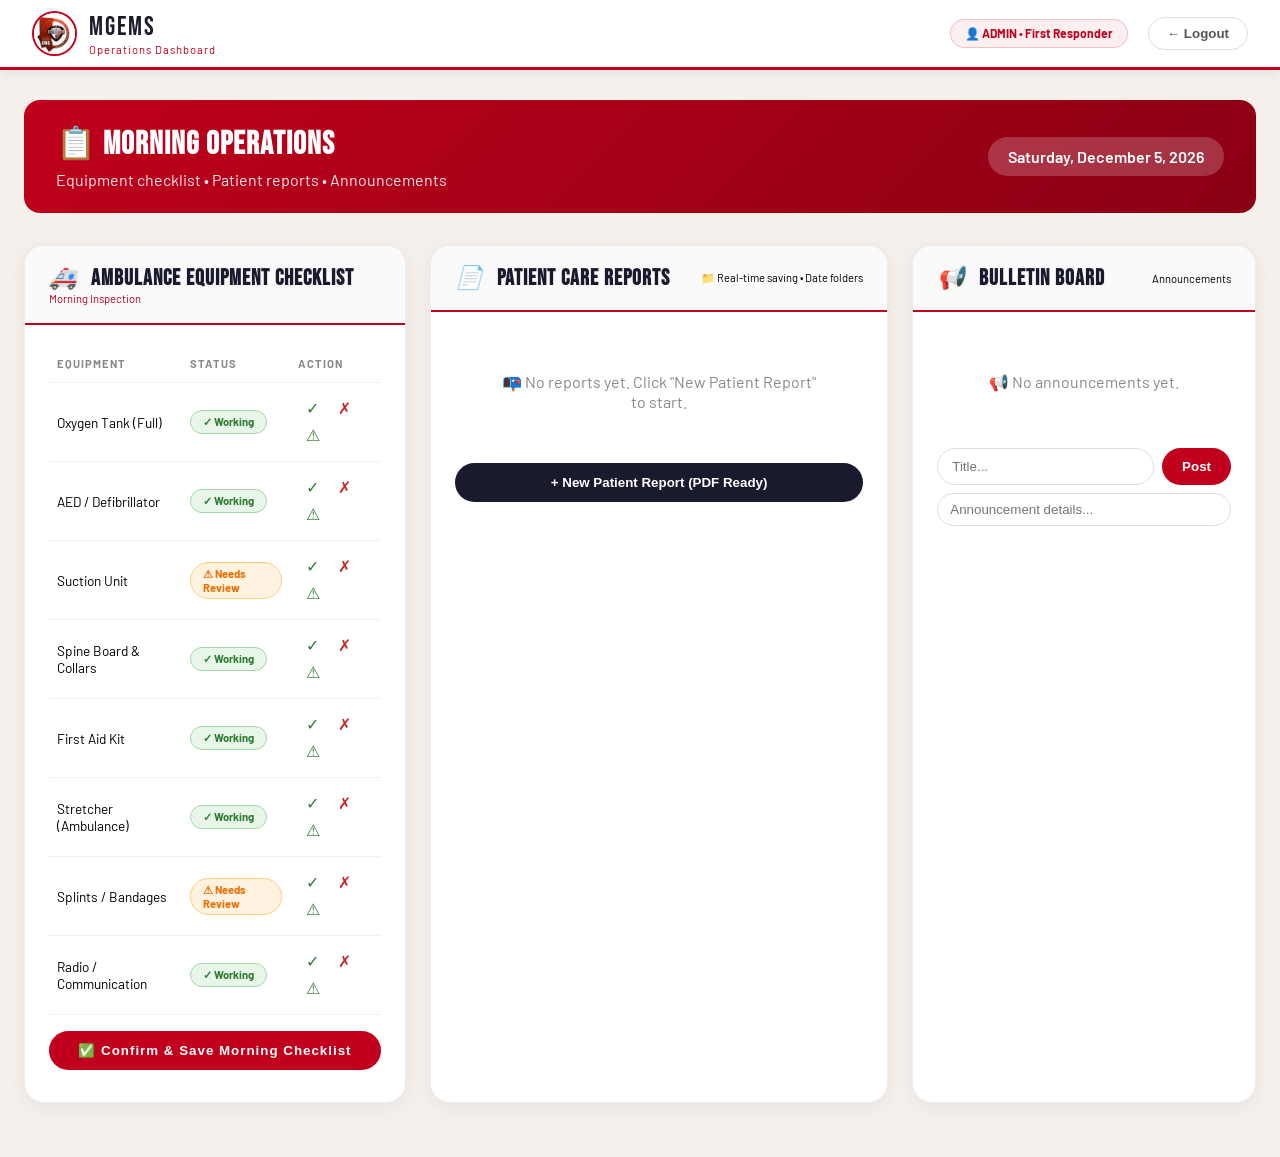
<file: dashboard.html>
<!DOCTYPE html>
<html lang="en">
<head>
  <meta charset="UTF-8" />
  <meta name="viewport" content="width=device-width, initial-scale=1.0"/>
  <title>MGEMS — Operations Dashboard</title>
  <link href="https://fonts.googleapis.com/css2?family=Bebas+Neue&family=Barlow:wght@300;400;500;600;700;800&display=swap" rel="stylesheet"/>
  <style>
    /* ═══════════════════════════════════════
       MGEMS DASHBOARD — White + Red Theme
    ═══════════════════════════════════════ */
    * {
      margin: 0;
      padding: 0;
      box-sizing: border-box;
    }

    body {
      font-family: 'Barlow', sans-serif;
      background: #f5f0eb;
      min-height: 100vh;
    }

    /* Top Navbar */
    .dashboard-nav {
      background: #ffffff;
      box-shadow: 0 2px 12px rgba(0,0,0,0.08);
      padding: 0 32px;
      height: 70px;
      display: flex;
      align-items: center;
      justify-content: space-between;
      position: sticky;
      top: 0;
      z-index: 100;
      border-bottom: 3px solid #c0001c;
    }

    .nav-logo {
      display: flex;
      align-items: center;
      gap: 12px;
    }

    .nav-logo img {
      width: 45px;
      height: 45px;
      border-radius: 50%;
      object-fit: cover;
      border: 2px solid #c0001c;
    }

    .nav-logo span {
      font-family: 'Bebas Neue', sans-serif;
      font-size: 1.6rem;
      letter-spacing: 2px;
      color: #1a1a2e;
    }

    .nav-logo small {
      font-size: 0.7rem;
      color: #c0001c;
      display: block;
      letter-spacing: 1px;
    }

    .nav-user {
      display: flex;
      align-items: center;
      gap: 20px;
    }

    .role-badge {
      background: #c0001c10;
      padding: 6px 14px;
      border-radius: 30px;
      font-size: 0.75rem;
      font-weight: 700;
      color: #c0001c;
      border: 1px solid #c0001c30;
    }

    .logout-btn {
      background: none;
      border: 1px solid #ddd;
      padding: 8px 18px;
      border-radius: 30px;
      cursor: pointer;
      font-weight: 600;
      transition: all 0.2s;
      color: #555;
    }

    .logout-btn:hover {
      background: #c0001c;
      border-color: #c0001c;
      color: white;
    }

    /* Main Container */
    .dashboard-container {
      max-width: 1400px;
      margin: 0 auto;
      padding: 30px 24px;
    }

    /* Welcome Banner */
    .welcome-banner {
      background: linear-gradient(135deg, #c0001c 0%, #8a0013 100%);
      border-radius: 16px;
      padding: 24px 32px;
      margin-bottom: 32px;
      color: white;
      display: flex;
      justify-content: space-between;
      align-items: center;
      flex-wrap: wrap;
    }

    .welcome-banner h1 {
      font-family: 'Bebas Neue', sans-serif;
      font-size: 2rem;
      letter-spacing: 1px;
    }

    .welcome-banner p {
      opacity: 0.9;
      margin-top: 6px;
    }

    .date-badge {
      background: rgba(255,255,255,0.2);
      padding: 10px 20px;
      border-radius: 40px;
      font-weight: 600;
    }

    /* 3 Column Grid Layout */
    .dashboard-grid {
      display: grid;
      grid-template-columns: 1fr 1.2fr 0.9fr;
      gap: 24px;
    }

    /* Card Styles */
    .card {
      background: white;
      border-radius: 20px;
      box-shadow: 0 4px 20px rgba(0,0,0,0.06);
      overflow: hidden;
      margin-bottom: 24px;
      border: 1px solid #eee;
    }

    .card-header {
      padding: 18px 24px;
      background: #fafafa;
      border-bottom: 2px solid #c0001c;
      display: flex;
      justify-content: space-between;
      align-items: center;
      flex-wrap: wrap;
    }

    .card-header h2 {
      font-family: 'Bebas Neue', sans-serif;
      font-size: 1.4rem;
      letter-spacing: 1px;
      color: #1a1a2e;
    }

    .card-header h2 i {
      color: #c0001c;
      margin-right: 8px;
    }

    .card-body {
      padding: 20px 24px;
    }

    /* Equipment Checklist Table */
    .equipment-table {
      width: 100%;
      border-collapse: collapse;
    }

    .equipment-table th,
    .equipment-table td {
      padding: 12px 8px;
      text-align: left;
      border-bottom: 1px solid #f0f0f0;
    }

    .equipment-table th {
      font-size: 0.7rem;
      text-transform: uppercase;
      letter-spacing: 1px;
      color: #888;
      font-weight: 700;
    }

    .equipment-table td {
      font-size: 0.85rem;
    }

    .status-badge {
      display: inline-flex;
      align-items: center;
      gap: 6px;
      padding: 4px 12px;
      border-radius: 20px;
      font-size: 0.7rem;
      font-weight: 700;
      cursor: pointer;
      transition: all 0.2s;
    }

    .status-good {
      background: #e8f5e9;
      color: #2e7d32;
      border: 1px solid #a5d6a7;
    }

    .status-bad {
      background: #ffebee;
      color: #c62828;
      border: 1px solid #ef9a9a;
    }

    .status-check {
      background: #fff3e0;
      color: #ef6c00;
      border: 1px solid #ffcc80;
    }

    .equipment-actions button {
      background: none;
      border: none;
      font-size: 1rem;
      cursor: pointer;
      padding: 4px 8px;
      border-radius: 8px;
      transition: all 0.2s;
    }

    .check-btn {
      color: #2e7d32;
    }
    .check-btn:hover {
      background: #e8f5e9;
    }
    .cross-btn {
      color: #c62828;
    }
    .cross-btn:hover {
      background: #ffebee;
    }

    .submit-checklist {
      width: 100%;
      margin-top: 16px;
      padding: 12px;
      background: #c0001c;
      color: white;
      border: none;
      border-radius: 40px;
      font-weight: 700;
      letter-spacing: 1px;
      cursor: pointer;
      transition: all 0.2s;
    }

    .submit-checklist:hover {
      background: #8a0013;
      transform: translateY(-1px);
    }

    /* Patient Care Report List */
    .report-list {
      max-height: 350px;
      overflow-y: auto;
    }

    .report-folder {
      background: #f8f9fa;
      border-radius: 12px;
      margin-bottom: 12px;
      padding: 12px 16px;
      cursor: pointer;
      transition: all 0.2s;
      border-left: 4px solid #c0001c;
      display: flex;
      justify-content: space-between;
      align-items: center;
    }

    .report-folder:hover {
      background: #fef5f2;
      transform: translateX(4px);
    }

    .report-folder .folder-name {
      font-weight: 700;
      color: #1a1a2e;
    }

    .report-folder .folder-date {
      font-size: 0.7rem;
      color: #c0001c;
    }

    .report-count {
      background: #c0001c10;
      padding: 2px 8px;
      border-radius: 20px;
      font-size: 0.7rem;
      font-weight: 700;
      color: #c0001c;
    }

    .new-report-btn {
      width: 100%;
      margin-top: 12px;
      padding: 12px;
      background: #1a1a2e;
      color: white;
      border: none;
      border-radius: 40px;
      font-weight: 700;
      cursor: pointer;
      transition: all 0.2s;
      display: flex;
      align-items: center;
      justify-content: center;
      gap: 8px;
    }

    .new-report-btn:hover {
      background: #2d2d44;
    }

    /* Bulletin Board */
    .bulletin-list {
      max-height: 400px;
      overflow-y: auto;
    }

    .bulletin-item {
      background: #fef5f2;
      border-radius: 12px;
      margin-bottom: 16px;
      padding: 16px;
      border-left: 3px solid #c0001c;
    }

    .bulletin-title {
      font-weight: 800;
      font-size: 0.95rem;
      color: #1a1a2e;
      margin-bottom: 6px;
    }

    .bulletin-meta {
      font-size: 0.65rem;
      color: #c0001c;
      margin-bottom: 8px;
      display: flex;
      gap: 12px;
    }

    .bulletin-content {
      font-size: 0.8rem;
      color: #555;
      line-height: 1.5;
    }

    .add-bulletin {
      margin-top: 16px;
      display: flex;
      gap: 8px;
    }

    .add-bulletin input {
      flex: 1;
      padding: 10px 14px;
      border: 1px solid #ddd;
      border-radius: 40px;
      outline: none;
    }
    .add-bulletin input:focus {
      border-color: #c0001c;
    }
    .add-bulletin button {
      background: #c0001c;
      border: none;
      padding: 0 20px;
      border-radius: 40px;
      color: white;
      font-weight: 700;
      cursor: pointer;
    }

    /* Modal for Patient Report */
    .modal {
      display: none;
      position: fixed;
      top: 0; left: 0;
      width: 100%; height: 100%;
      background: rgba(0,0,0,0.7);
      z-index: 1000;
      align-items: center;
      justify-content: center;
    }

    .modal-content {
      background: white;
      border-radius: 24px;
      max-width: 600px;
      width: 90%;
      max-height: 85vh;
      overflow-y: auto;
      padding: 28px;
    }

    .modal-content h3 {
      font-family: 'Bebas Neue', sans-serif;
      font-size: 1.6rem;
      color: #c0001c;
      margin-bottom: 20px;
    }

    .form-group {
      margin-bottom: 16px;
    }

    .form-group label {
      display: block;
      font-size: 0.75rem;
      font-weight: 700;
      text-transform: uppercase;
      letter-spacing: 1px;
      margin-bottom: 6px;
      color: #555;
    }

    .form-group input,
    .form-group textarea,
    .form-group select {
      width: 100%;
      padding: 10px 14px;
      border: 1px solid #ddd;
      border-radius: 12px;
      font-family: inherit;
      outline: none;
    }
    .form-group input:focus,
    .form-group textarea:focus,
    .form-group select:focus {
      border-color: #c0001c;
    }

    .modal-buttons {
      display: flex;
      gap: 12px;
      margin-top: 20px;
    }
    .modal-buttons button {
      flex: 1;
      padding: 12px;
      border-radius: 40px;
      border: none;
      font-weight: 700;
      cursor: pointer;
    }
    .save-report {
      background: #c0001c;
      color: white;
    }
    .cancel-report {
      background: #eee;
      color: #333;
    }

    /* Responsive */
    @media (max-width: 1000px) {
      .dashboard-grid {
        grid-template-columns: 1fr;
      }
    }
  </style>
</head>
<body>

<nav class="dashboard-nav">
  <div class="nav-logo">
    <img src="assets/logo.jpg" alt="MGEMS Logo" onerror="this.src='https://via.placeholder.com/45'">
    <div>
      <span>MGEMS</span>
      <small>Operations Dashboard</small>
    </div>
  </div>
  <div class="nav-user">
    <div class="role-badge">👤 ADMIN • First Responder</div>
    <button class="logout-btn" onclick="logout()">← Logout</button>
  </div>
</nav>

<div class="dashboard-container">
  <div class="welcome-banner">
    <div>
      <h1>📋 Morning Operations</h1>
      <p>Equipment checklist • Patient reports • Announcements</p>
    </div>
    <div class="date-badge" id="currentDate"></div>
  </div>

  <div class="dashboard-grid">
    
    <!-- COLUMN 1: Ambulance Equipment -->
    <div class="card">
      <div class="card-header">
        <h2><i>🚑</i> Ambulance Equipment Checklist</h2>
        <span style="font-size:0.7rem; color:#c0001c;">Morning Inspection</span>
      </div>
      <div class="card-body">
        <table class="equipment-table" id="equipmentTable">
          <thead>
            <tr><th>Equipment</th><th>Status</th><th>Action</th></tr>
          </thead>
          <tbody id="equipmentList"></tbody>
        </table>
        <button class="submit-checklist" onclick="saveChecklist()">✅ Confirm & Save Morning Checklist</button>
        <div style="margin-top:12px; font-size:0.7rem; color:#888; text-align:center;" id="checklistStatus"></div>
      </div>
    </div>

    <!-- COLUMN 2: Patient Care Reports (PDF Ready) -->
    <div class="card">
      <div class="card-header">
        <h2><i>📄</i> Patient Care Reports</h2>
        <span style="font-size:0.7rem;">📁 Real-time saving • Date folders</span>
      </div>
      <div class="card-body">
        <div id="reportFolders" class="report-list"></div>
        <button class="new-report-btn" onclick="openNewReportModal()">+ New Patient Report (PDF Ready)</button>
      </div>
    </div>

    <!-- COLUMN 3: Bulletin Board -->
    <div class="card">
      <div class="card-header">
        <h2><i>📢</i> Bulletin Board</h2>
        <span style="font-size:0.7rem;">Announcements</span>
      </div>
      <div class="card-body">
        <div id="bulletinList" class="bulletin-list"></div>
        <div class="add-bulletin">
          <input type="text" id="newBulletinTitle" placeholder="Title...">
          <button onclick="addBulletin()">Post</button>
        </div>
        <input type="text" id="newBulletinContent" placeholder="Announcement details..." style="margin-top:8px; width:100%; padding:8px 12px; border-radius:40px; border:1px solid #ddd;">
      </div>
    </div>
  </div>
</div>

<!-- Modal for New Patient Report -->
<div id="reportModal" class="modal">
  <div class="modal-content">
    <h3>📋 New Patient Care Report</h3>
    <form id="patientReportForm">
      <div class="form-group"><label>Patient Name</label><input type="text" id="patientName" required></div>
      <div class="form-group"><label>Age / Sex</label><input type="text" id="patientAgeSex" placeholder="e.g., 45 / Male"></div>
      <div class="form-group"><label>Incident Type</label><select id="incidentType"><option>Medical Emergency</option><option>Trauma</option><option>Fire Assist</option><option>Other</option></select></div>
      <div class="form-group"><label>Chief Complaint / Symptoms</label><textarea id="complaint" rows="2"></textarea></div>
      <div class="form-group"><label>Vital Signs (BP/HR/RR)</label><input type="text" id="vitals" placeholder="120/80, 90bpm, 18rpm"></div>
      <div class="form-group"><label>Interventions Done</label><textarea id="interventions" rows="2"></textarea></div>
      <div class="form-group"><label>Responder Name</label><input type="text" id="responder" value="Admin User"></div>
    </form>
    <div class="modal-buttons">
      <button class="save-report" onclick="savePatientReport()">💾 Save Report</button>
      <button class="cancel-report" onclick="closeModal()">Cancel</button>
    </div>
  </div>
</div>

<script>
  // ========================
  // DATA STORAGE (localStorage)
  // ========================
  
  // Equipment list with initial status
  let equipment = [
    { name: "Oxygen Tank (Full)", status: "Good" },
    { name: "AED / Defibrillator", status: "Good" },
    { name: "Suction Unit", status: "Check" },
    { name: "Spine Board & Collars", status: "Good" },
    { name: "First Aid Kit", status: "Good" },
    { name: "Stretcher (Ambulance)", status: "Good" },
    { name: "Splints / Bandages", status: "Check" },
    { name: "Radio / Communication", status: "Good" }
  ];

  // Load saved equipment
  function loadEquipment() {
    let saved = localStorage.getItem("mgems_equipment");
    if (saved) equipment = JSON.parse(saved);
    renderEquipment();
  }

  function renderEquipment() {
    let html = '';
    equipment.forEach((item, idx) => {
      let statusClass = item.status === 'Good' ? 'status-good' : (item.status === 'Check' ? 'status-check' : 'status-bad');
      html += `<tr>
        <td>${item.name}</td>
        <td><span class="status-badge ${statusClass}">${item.status === 'Good' ? '✓ Working' : (item.status === 'Check' ? '⚠ Needs Review' : '✗ Defective')}</span></td>
        <td class="equipment-actions">
          <button class="check-btn" onclick="updateStatus(${idx}, 'Good')" title="Mark Good">✓</button>
          <button class="cross-btn" onclick="updateStatus(${idx}, 'Bad')" title="Mark Defective">✗</button>
          <button class="check-btn" onclick="updateStatus(${idx}, 'Check')" title="Needs Check">⚠</button>
        </td>
      </tr>`;
    });
    document.getElementById('equipmentList').innerHTML = html;
  }

  function updateStatus(idx, newStatus) {
    equipment[idx].status = newStatus;
    localStorage.setItem("mgems_equipment", JSON.stringify(equipment));
    renderEquipment();
    document.getElementById('checklistStatus').innerHTML = '⚠ Unsaved changes — click "Confirm & Save" to finalize.';
  }

  function saveChecklist() {
    localStorage.setItem("mgems_equipment", JSON.stringify(equipment));
    let today = new Date().toISOString().split('T')[0];
    let savedLogs = JSON.parse(localStorage.getItem("mgems_checklist_log") || "[]");
    savedLogs.push({ date: today, checklist: equipment.map(e => ({ name: e.name, status: e.status })) });
    localStorage.setItem("mgems_checklist_log", JSON.stringify(savedLogs));
    document.getElementById('checklistStatus').innerHTML = `✅ Checklist saved for ${today} at ${new Date().toLocaleTimeString()}`;
    setTimeout(() => { document.getElementById('checklistStatus').innerHTML = ''; }, 3000);
  }

  // ========================
  // PATIENT REPORTS (with Monthly/Yearly folders)
  // ========================
  function getReports() {
    return JSON.parse(localStorage.getItem("mgems_patient_reports") || "[]");
  }

  function saveReports(reports) {
    localStorage.setItem("mgems_patient_reports", JSON.stringify(reports));
  }

  function getFolderStructure() {
    let reports = getReports();
    let folders = {};
    reports.forEach(report => {
      let date = new Date(report.timestamp);
      let folderKey = `${date.getFullYear()}-${String(date.getMonth()+1).padStart(2,'0')}`; // YYYY-MM
      let folderName = `${date.toLocaleString('default', { month: 'long' })} ${date.getFullYear()}`;
      if (!folders[folderKey]) folders[folderKey] = { name: folderName, key: folderKey, reports: [] };
      folders[folderKey].reports.push(report);
    });
    return folders;
  }

  function renderReportFolders() {
    let folders = getFolderStructure();
    let container = document.getElementById('reportFolders');
    if (Object.keys(folders).length === 0) {
      container.innerHTML = '<div style="text-align:center; padding:40px; color:#888;">📭 No reports yet. Click "New Patient Report" to start.</div>';
      return;
    }
    let html = '';
    Object.values(folders).sort((a,b) => b.key.localeCompare(a.key)).forEach(folder => {
      html += `<div class="report-folder" onclick="viewReportsInFolder('${folder.key}')">
        <div><span class="folder-name">📁 ${folder.name}</span> <span class="folder-date">${folder.key}</span></div>
        <div class="report-count">${folder.reports.length} report(s)</div>
      </div>`;
    });
    container.innerHTML = html;
  }

  function viewReportsInFolder(folderKey) {
    let reports = getReports();
    let filtered = reports.filter(r => {
      let d = new Date(r.timestamp);
      return `${d.getFullYear()}-${String(d.getMonth()+1).padStart(2,'0')}` === folderKey;
    });
    if (filtered.length === 0) return;
    let list = filtered.map((r, idx) => `${idx+1}. ${r.patientName} — ${new Date(r.timestamp).toLocaleDateString()} (${r.incidentType})`).join('\n');
    alert(`📋 REPORTS IN ${folderKey}:\n\n${list}\n\n(Full PDF export coming next)`);
    // For now show alert; full PDF generation can be added.
  }

  function openNewReportModal() {
    document.getElementById('reportModal').style.display = 'flex';
    document.getElementById('patientReportForm').reset();
  }

  function savePatientReport() {
    let newReport = {
      id: Date.now(),
      timestamp: new Date().toISOString(),
      patientName: document.getElementById('patientName').value,
      ageSex: document.getElementById('patientAgeSex').value,
      incidentType: document.getElementById('incidentType').value,
      complaint: document.getElementById('complaint').value,
      vitals: document.getElementById('vitals').value,
      interventions: document.getElementById('interventions').value,
      responder: document.getElementById('responder').value,
    };
    if (!newReport.patientName) { alert("Please enter patient name"); return; }
    let reports = getReports();
    reports.unshift(newReport);
    saveReports(reports);
    renderReportFolders();
    closeModal();
    alert(`✅ Patient report for ${newReport.patientName} saved.\n📄 PDF-ready data stored.`);
  }

  function closeModal() {
    document.getElementById('reportModal').style.display = 'none';
  }

  // ========================
  // BULLETIN BOARD
  // ========================
  function loadBulletins() {
    let bulletins = JSON.parse(localStorage.getItem("mgems_bulletins") || "[]");
    renderBulletins(bulletins);
  }

  function renderBulletins(bulletins) {
    let container = document.getElementById('bulletinList');
    if (bulletins.length === 0) {
      container.innerHTML = '<div style="text-align:center; padding:40px; color:#888;">📢 No announcements yet.</div>';
      return;
    }
    let html = '';
    bulletins.slice().reverse().forEach(b => {
      html += `<div class="bulletin-item">
        <div class="bulletin-title">📌 ${b.title}</div>
        <div class="bulletin-meta">📅 ${b.date} • 👤 ${b.author}</div>
        <div class="bulletin-content">${b.content}</div>
      </div>`;
    });
    container.innerHTML = html;
  }

  function addBulletin() {
    let title = document.getElementById('newBulletinTitle').value.trim();
    let content = document.getElementById('newBulletinContent').value.trim();
    if (!title || !content) { alert("Please enter both title and content"); return; }
    let bulletins = JSON.parse(localStorage.getItem("mgems_bulletins") || "[]");
    bulletins.push({
      id: Date.now(),
      title: title,
      content: content,
      date: new Date().toLocaleDateString(),
      author: "Admin"
    });
    localStorage.setItem("mgems_bulletins", JSON.stringify(bulletins));
    document.getElementById('newBulletinTitle').value = '';
    document.getElementById('newBulletinContent').value = '';
    loadBulletins();
  }

  // ========================
  // HELPER FUNCTIONS
  // ========================
  function updateDate() {
    let now = new Date();
    document.getElementById('currentDate').innerHTML = now.toLocaleDateString('en-PH', { weekday: 'long', year: 'numeric', month: 'long', day: 'numeric' });
  }

  function logout() {
    window.location.href = 'index.html';
  }

  // Initialize everything
  loadEquipment();
  renderReportFolders();
  loadBulletins();
  updateDate();

  // Close modal if clicked outside
  window.onclick = function(e) { if (e.target === document.getElementById('reportModal')) closeModal(); }
</script>
</body>
</html>
</file>
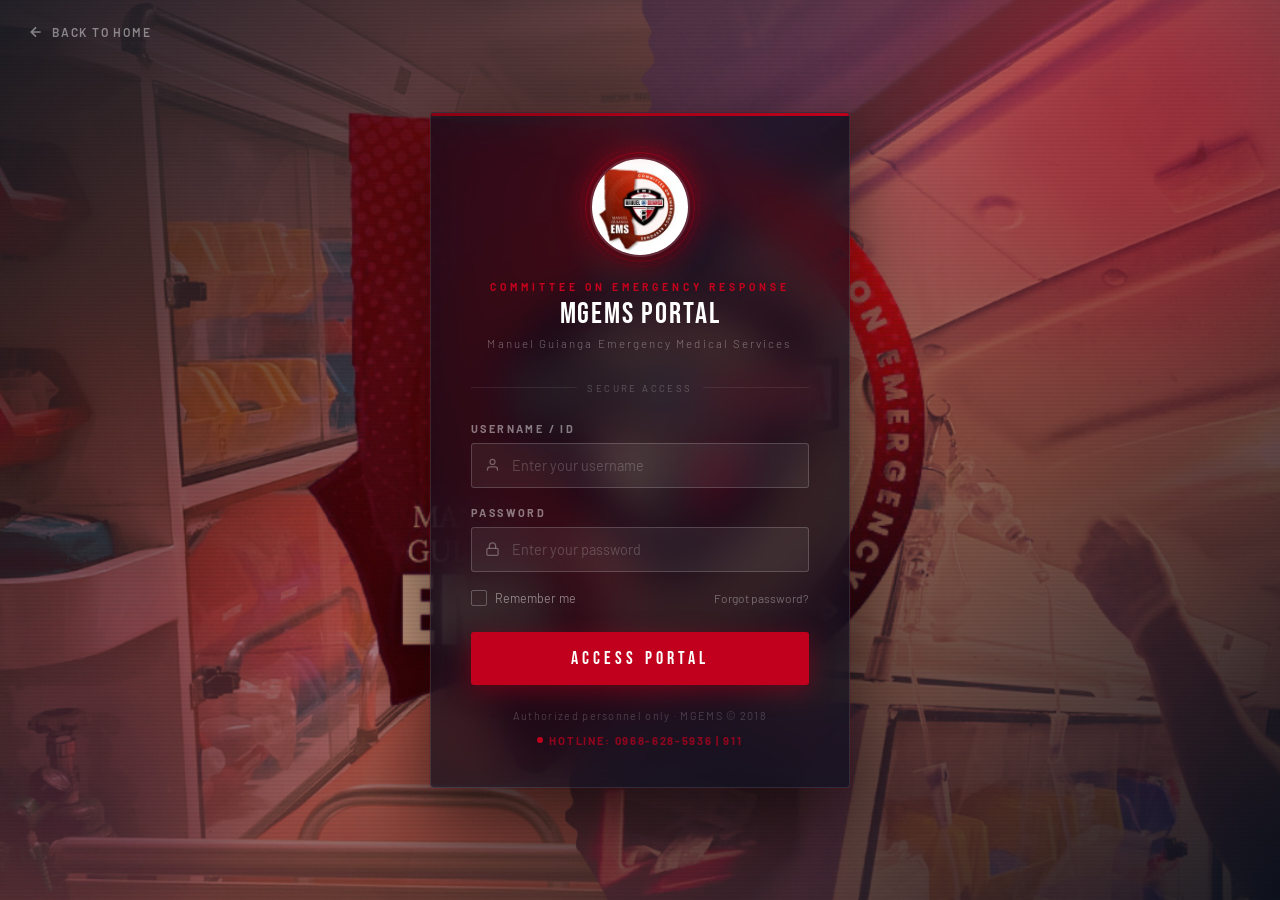
<file: login.html>
<!DOCTYPE html>
<html lang="en">
<head>
  <meta charset="UTF-8" />
  <meta name="viewport" content="width=device-width, initial-scale=1.0"/>
  <title>MGEMS — Secure Login</title>
  <link href="https://fonts.googleapis.com/css2?family=Bebas+Neue&family=Barlow:wght@300;400;500;600;700&display=swap" rel="stylesheet"/>
  <style>

    /* ════════════════════════════════════
       ROOT & RESET
    ════════════════════════════════════ */
    :root {
      --red:       #c0001c;
      --red-dark:  #8a0013;
      --red-glow:  rgba(192, 0, 28, 0.45);
      --white:     #ffffff;
      --off-white: #f2f2f2;
      --glass-bg:  rgba(8, 14, 30, 0.72);
      --glass-border: rgba(255,255,255,0.10);
      --input-bg:  rgba(255,255,255,0.06);
      --input-border: rgba(255,255,255,0.18);
      --font-d: 'Bebas Neue', sans-serif;
      --font-b: 'Barlow', sans-serif;
    }

    *, *::before, *::after { box-sizing: border-box; margin: 0; padding: 0; }
    html, body { height: 100%; font-family: var(--font-b); overflow: hidden; }

    /* ════════════════════════════════════
       BACKGROUND
    ════════════════════════════════════ */
    .bg {
      position: fixed;
      inset: 0;
      background: url('assets/loginbackground.png') center/cover no-repeat;
      z-index: 0;
    }

    /* Dark + red tint overlay */
    .bg::before {
      content: '';
      position: absolute;
      inset: 0;
      background: linear-gradient(
        135deg,
        rgba(4, 8, 20, 0.82) 0%,
        rgba(120, 0, 14, 0.38) 50%,
        rgba(4, 8, 20, 0.88) 100%
      );
    }

    /* Animated scanline shimmer */
    .bg::after {
      content: '';
      position: absolute;
      inset: 0;
      background: repeating-linear-gradient(
        0deg,
        transparent,
        transparent 2px,
        rgba(0,0,0,0.04) 2px,
        rgba(0,0,0,0.04) 4px
      );
      pointer-events: none;
    }

    /* Floating red orb */
    .orb {
      position: fixed;
      border-radius: 50%;
      filter: blur(90px);
      z-index: 0;
      opacity: 0.35;
      animation: drift 14s ease-in-out infinite alternate;
    }
    .orb-1 { width: 420px; height: 420px; background: var(--red); top: -80px; right: -80px; }
    .orb-2 { width: 300px; height: 300px; background: #1a0030; bottom: -60px; left: -60px; animation-delay: -7s; }

    @keyframes drift {
      from { transform: translate(0,0) scale(1); }
      to   { transform: translate(30px, 20px) scale(1.08); }
    }

    /* ════════════════════════════════════
       MAIN LAYOUT
    ════════════════════════════════════ */
    .page {
      position: relative;
      z-index: 1;
      height: 100vh;
      display: flex;
      align-items: center;
      justify-content: center;
      padding: 20px;
    }

    /* ════════════════════════════════════
       LOGIN CARD
    ════════════════════════════════════ */
    .card {
      width: 100%;
      max-width: 420px;
      background: var(--glass-bg);
      border: 1px solid var(--glass-border);
      border-radius: 4px;
      backdrop-filter: blur(22px) saturate(160%);
      -webkit-backdrop-filter: blur(22px) saturate(160%);
      box-shadow:
        0 32px 80px rgba(0,0,0,0.6),
        0 0 0 1px rgba(192,0,28,0.18),
        inset 0 1px 0 rgba(255,255,255,0.07);
      padding: 44px 40px 40px;
      animation: cardIn 0.9s cubic-bezier(0.22,1,0.36,1) both;
      position: relative;
      overflow: hidden;
    }

    /* Red top bar */
    .card::before {
      content: '';
      position: absolute;
      top: 0; left: 0; right: 0;
      height: 3px;
      background: linear-gradient(90deg, var(--red-dark), var(--red), var(--red-dark));
      animation: shimmer 3s linear infinite;
      background-size: 200% 100%;
    }

    /* Subtle inner glow */
    .card::after {
      content: '';
      position: absolute;
      top: -60px; left: 50%;
      transform: translateX(-50%);
      width: 280px; height: 120px;
      background: radial-gradient(ellipse, rgba(192,0,28,0.18), transparent 70%);
      pointer-events: none;
    }

    @keyframes cardIn {
      from { opacity: 0; transform: translateY(36px) scale(0.96); }
      to   { opacity: 1; transform: translateY(0) scale(1); }
    }

    @keyframes shimmer {
      0%   { background-position: -200% 0; }
      100% { background-position: 200% 0; }
    }

    /* ── LOGO ─────────────────────────── */
    .logo-wrap {
      display: flex;
      justify-content: center;
      margin-bottom: 24px;
      animation: logoIn 1s 0.2s cubic-bezier(0.22,1,0.36,1) both;
    }

    .logo-ring {
      position: relative;
      width: 100px;
      height: 100px;
    }

    .logo-ring::before {
      content: '';
      position: absolute;
      inset: -5px;
      border-radius: 50%;
      border: 1.5px solid rgba(192,0,28,0.5);
      animation: rotateBorder 8s linear infinite;
    }
    .logo-ring::after {
      content: '';
      position: absolute;
      inset: -10px;
      border-radius: 50%;
      border: 1px dashed rgba(192,0,28,0.25);
      animation: rotateBorder 14s linear infinite reverse;
    }

    @keyframes rotateBorder {
      to { transform: rotate(360deg); }
    }

    .logo-img {
      width: 100px;
      height: 100px;
      object-fit: cover;
      border-radius: 50%;
      border: 2.5px solid rgba(255,255,255,0.12);
      box-shadow:
        0 0 30px var(--red-glow),
        0 8px 24px rgba(0,0,0,0.5);
      filter: drop-shadow(0 0 12px var(--red-glow));
      position: relative;
      z-index: 1;
    }

    @keyframes logoIn {
      from { opacity: 0; transform: scale(0.7) rotate(-10deg); }
      to   { opacity: 1; transform: scale(1) rotate(0deg); }
    }

    /* ── HEADER TEXT ──────────────────── */
    .card-header {
      text-align: center;
      margin-bottom: 32px;
      animation: fadeUp 0.8s 0.35s both;
    }

    .card-org {
      font-size: 0.65rem;
      letter-spacing: 0.38em;
      text-transform: uppercase;
      color: var(--red);
      font-weight: 700;
      margin-bottom: 6px;
    }

    .card-title {
      font-family: var(--font-d);
      font-size: 1.9rem;
      letter-spacing: 0.06em;
      color: var(--white);
      line-height: 1;
    }

    .card-sub {
      font-size: 0.72rem;
      color: rgba(255,255,255,0.38);
      letter-spacing: 0.18em;
      margin-top: 6px;
      font-weight: 300;
    }

    /* ── DIVIDER ──────────────────────── */
    .hdivider {
      display: flex;
      align-items: center;
      gap: 10px;
      margin-bottom: 28px;
    }
    .hdivider span {
      flex: 1;
      height: 1px;
      background: rgba(255,255,255,0.08);
    }
    .hdivider em {
      font-style: normal;
      font-size: 0.6rem;
      letter-spacing: 0.25em;
      color: rgba(255,255,255,0.25);
      text-transform: uppercase;
    }

    /* ── FORM ─────────────────────────── */
    .form { animation: fadeUp 0.8s 0.5s both; }

    .field {
      position: relative;
      margin-bottom: 18px;
    }

    .field label {
      display: block;
      font-size: 0.68rem;
      font-weight: 700;
      letter-spacing: 0.22em;
      text-transform: uppercase;
      color: rgba(255,255,255,0.45);
      margin-bottom: 8px;
    }

    .input-wrap {
      position: relative;
    }

    .input-icon {
      position: absolute;
      left: 14px;
      top: 50%;
      transform: translateY(-50%);
      color: rgba(255,255,255,0.3);
      font-size: 0.95rem;
      pointer-events: none;
      transition: color 0.25s;
    }

    .field input {
      width: 100%;
      background: var(--input-bg);
      border: 1px solid var(--input-border);
      border-radius: 3px;
      padding: 13px 14px 13px 40px;
      color: var(--white);
      font-family: var(--font-b);
      font-size: 0.9rem;
      font-weight: 400;
      outline: none;
      transition: border-color 0.25s, background 0.25s, box-shadow 0.25s;
      -webkit-autofill: none;
    }
    .field input::placeholder { color: rgba(255,255,255,0.2); }

    .field input:focus {
      border-color: var(--red);
      background: rgba(255,255,255,0.09);
      box-shadow: 0 0 0 3px rgba(192,0,28,0.2), 0 0 20px rgba(192,0,28,0.1);
    }
    .field input:focus + .input-icon,
    .field input:focus ~ .input-icon { color: var(--red); }
    /* Fix: icon is before input in DOM — use sibling approach on wrap */
    .input-wrap:focus-within .input-icon { color: var(--red); }

    /* Floating label line */
    .field-line {
      position: absolute;
      bottom: 0; left: 0;
      height: 2px;
      width: 0;
      background: var(--red);
      border-radius: 2px;
      transition: width 0.3s ease;
    }
    .field input:focus ~ .field-line { width: 100%; }

    /* ── FORGOT + REMEMBER ─────────────── */
    .form-meta {
      display: flex;
      align-items: center;
      justify-content: space-between;
      margin-bottom: 26px;
    }

    .remember {
      display: flex;
      align-items: center;
      gap: 8px;
      cursor: pointer;
      font-size: 0.78rem;
      color: rgba(255,255,255,0.45);
      user-select: none;
    }
    .remember input[type="checkbox"] { display: none; }
    .check-box {
      width: 16px; height: 16px;
      border: 1.5px solid rgba(255,255,255,0.25);
      border-radius: 2px;
      display: flex;
      align-items: center;
      justify-content: center;
      transition: border-color 0.2s, background 0.2s;
      font-size: 0.6rem;
    }
    .remember input:checked ~ .check-box {
      background: var(--red);
      border-color: var(--red);
      color: white;
    }
    .check-box::after { content: '✓'; opacity: 0; transition: opacity 0.2s; }
    .remember input:checked ~ .check-box::after { opacity: 1; }

    .forgot {
      font-size: 0.75rem;
      color: rgba(255,255,255,0.35);
      text-decoration: none;
      transition: color 0.2s;
    }
    .forgot:hover { color: var(--red); }

    /* ── LOGIN BUTTON ─────────────────── */
    .btn-login {
      width: 100%;
      padding: 15px;
      background: var(--red);
      color: var(--white);
      border: none;
      border-radius: 3px;
      font-family: var(--font-d);
      font-size: 1.15rem;
      letter-spacing: 0.22em;
      cursor: pointer;
      position: relative;
      overflow: hidden;
      transition: background 0.25s, transform 0.15s, box-shadow 0.25s;
      box-shadow: 0 6px 24px rgba(192,0,28,0.4);
    }

    .btn-login::before {
      content: '';
      position: absolute;
      top: 0; left: -100%;
      width: 100%; height: 100%;
      background: linear-gradient(90deg, transparent, rgba(255,255,255,0.15), transparent);
      transition: left 0.5s ease;
    }
    .btn-login:hover::before { left: 100%; }
    .btn-login:hover {
      background: #e0001f;
      box-shadow: 0 8px 32px rgba(192,0,28,0.6);
      transform: translateY(-1px);
    }
    .btn-login:active { transform: translateY(1px); box-shadow: none; }

    /* Loading state */
    .btn-login.loading { pointer-events: none; }
    .btn-login.loading span { opacity: 0; }
    .btn-login.loading::after {
      content: '';
      position: absolute;
      top: 50%; left: 50%;
      transform: translate(-50%, -50%);
      width: 20px; height: 20px;
      border: 2px solid rgba(255,255,255,0.3);
      border-top-color: white;
      border-radius: 50%;
      animation: spin 0.7s linear infinite;
    }
    @keyframes spin { to { transform: translate(-50%, -50%) rotate(360deg); } }

    /* ── FOOTER ───────────────────────── */
    .card-footer {
      margin-top: 24px;
      text-align: center;
      animation: fadeUp 0.8s 0.65s both;
    }

    .card-footer p {
      font-size: 0.68rem;
      color: rgba(255,255,255,0.2);
      letter-spacing: 0.12em;
    }

    .emergency-line {
      margin-top: 12px;
      display: flex;
      align-items: center;
      justify-content: center;
      gap: 6px;
      font-size: 0.7rem;
      font-weight: 700;
      color: rgba(192,0,28,0.7);
      letter-spacing: 0.15em;
    }
    .emergency-line .dot {
      width: 6px; height: 6px;
      background: var(--red);
      border-radius: 50%;
      animation: pulse 1.4s ease infinite;
    }
    @keyframes pulse {
      0%, 100% { opacity: 1; transform: scale(1); }
      50%       { opacity: 0.4; transform: scale(0.7); }
    }

    /* ── BACK LINK ────────────────────── */
    .back-link {
      position: fixed;
      top: 24px;
      left: 28px;
      z-index: 10;
      display: flex;
      align-items: center;
      gap: 8px;
      color: rgba(255,255,255,0.45);
      text-decoration: none;
      font-size: 0.75rem;
      font-weight: 600;
      letter-spacing: 0.15em;
      text-transform: uppercase;
      transition: color 0.2s;
    }
    .back-link:hover { color: var(--red); }
    .back-link svg { transition: transform 0.2s; }
    .back-link:hover svg { transform: translateX(-4px); }

    /* ── ANIMATIONS ───────────────────── */
    @keyframes fadeUp {
      from { opacity: 0; transform: translateY(18px); }
      to   { opacity: 1; transform: translateY(0); }
    }

    /* ── RESPONSIVE ───────────────────── */
    @media (max-width: 480px) {
      .card { padding: 36px 24px 32px; }
    }

    /* ── INPUT AUTOFILL STYLE FIX ─────── */
    input:-webkit-autofill,
    input:-webkit-autofill:hover,
    input:-webkit-autofill:focus {
      -webkit-box-shadow: 0 0 0 1000px rgba(8,14,30,0.9) inset;
      -webkit-text-fill-color: white;
      caret-color: white;
    }

  </style>
</head>
<body>

  <!-- Background -->
  <div class="bg"></div>
  <div class="orb orb-1"></div>
  <div class="orb orb-2"></div>

  <!-- Back to Home -->
  <a href="index.html" class="back-link">
    <svg width="16" height="16" viewBox="0 0 24 24" fill="none" stroke="currentColor" stroke-width="2.5">
      <path d="M19 12H5M12 5l-7 7 7 7"/>
    </svg>
    Back to Home
  </a>

  <!-- Page -->
  <main class="page">
    <div class="card">

      <!-- Logo -->
      <div class="logo-wrap">
        <div class="logo-ring">
          <img src="assets/logo.jpg" alt="MGEMS Logo" class="logo-img" />
        </div>
      </div>

      <!-- Header -->
      <div class="card-header">
        <div class="card-org">Committee on Emergency Response</div>
        <div class="card-title">MGEMS PORTAL</div>
        <div class="card-sub">Manuel Guianga Emergency Medical Services</div>
      </div>

      <!-- Divider -->
      <div class="hdivider">
        <span></span><em>Secure Access</em><span></span>
      </div>

      <!-- Form -->
      <form class="form" id="loginForm" autocomplete="off" onsubmit="handleLogin(event)">

        <div class="field">
          <label for="username">Username / ID</label>
          <div class="input-wrap">
            <svg class="input-icon" width="15" height="15" viewBox="0 0 24 24" fill="none" stroke="currentColor" stroke-width="2">
              <path d="M20 21v-2a4 4 0 0 0-4-4H8a4 4 0 0 0-4 4v2"/><circle cx="12" cy="7" r="4"/>
            </svg>
            <input type="text" id="username" placeholder="Enter your username" required />
            <div class="field-line"></div>
          </div>
        </div>

        <div class="field">
          <label for="password">Password</label>
          <div class="input-wrap">
            <svg class="input-icon" width="15" height="15" viewBox="0 0 24 24" fill="none" stroke="currentColor" stroke-width="2">
              <rect x="3" y="11" width="18" height="11" rx="2"/><path d="M7 11V7a5 5 0 0 1 10 0v4"/>
            </svg>
            <input type="password" id="password" placeholder="Enter your password" required />
            <div class="field-line"></div>
          </div>
        </div>

        <div class="form-meta">
          <label class="remember">
            <input type="checkbox" id="remember" />
            <div class="check-box"></div>
            Remember me
          </label>
          <a href="#" class="forgot">Forgot password?</a>
        </div>

        <button type="submit" class="btn-login" id="loginBtn">
          <span>ACCESS PORTAL</span>
        </button>

      </form>

      <!-- Card Footer -->
      <div class="card-footer">
        <p>Authorized personnel only · MGEMS © 2018</p>
        <div class="emergency-line">
          <div class="dot"></div>
          HOTLINE: 0968-628-5936 | 911
        </div>
      </div>

    </div>
  </main>

  <script>
  function handleLogin(e) {
      e.preventDefault();
      const btn = document.getElementById('loginBtn');
      btn.classList.add('loading');
      setTimeout(() => {
        btn.classList.remove('loading');
     window.location.href = 'dashboard.html';
      }, 1800);
    }

    // Focus-within glow on fields
    document.querySelectorAll('.field input').forEach(input => {
      input.addEventListener('focus', () => {
        input.closest('.field').querySelector('.field-line').style.width = '100%';
      });
      input.addEventListener('blur', () => {
        input.closest('.field').querySelector('.field-line').style.width = '0';
      });
    });
  </script>
</body>
</html>
</file>
